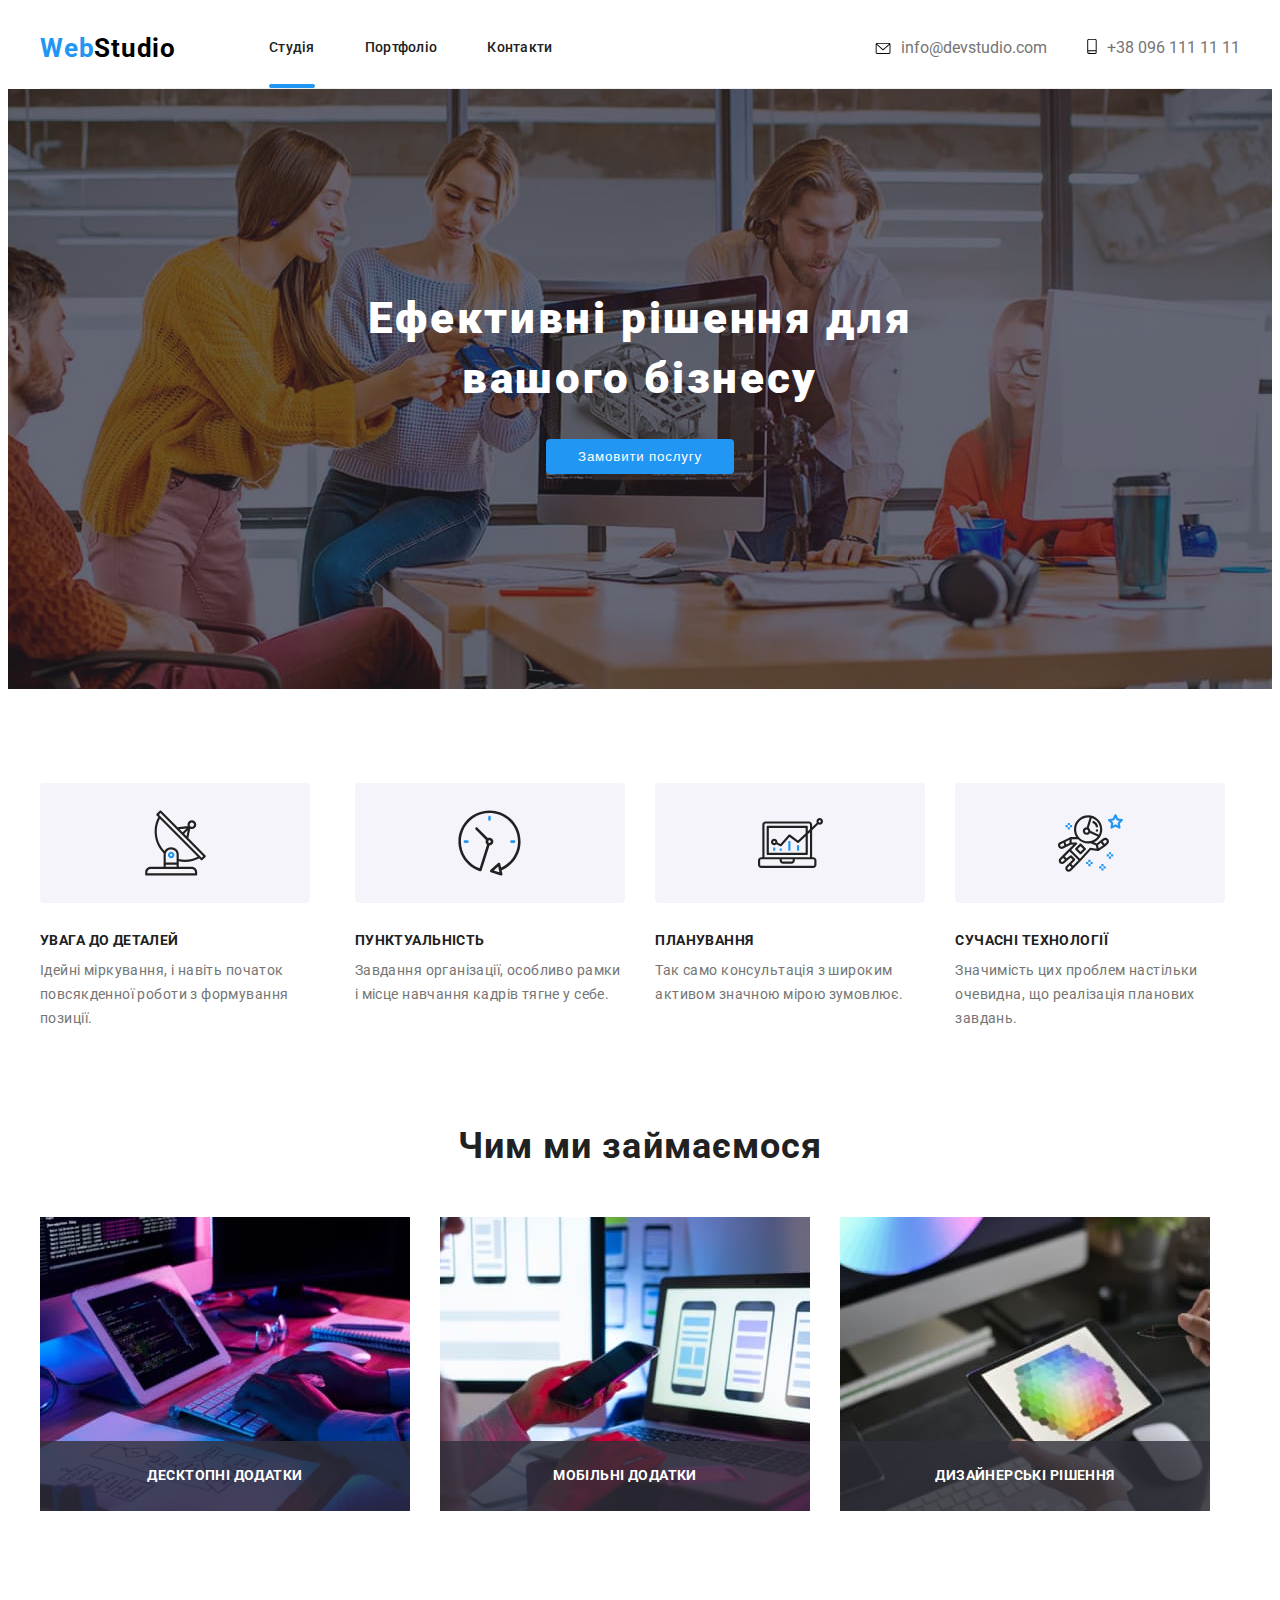
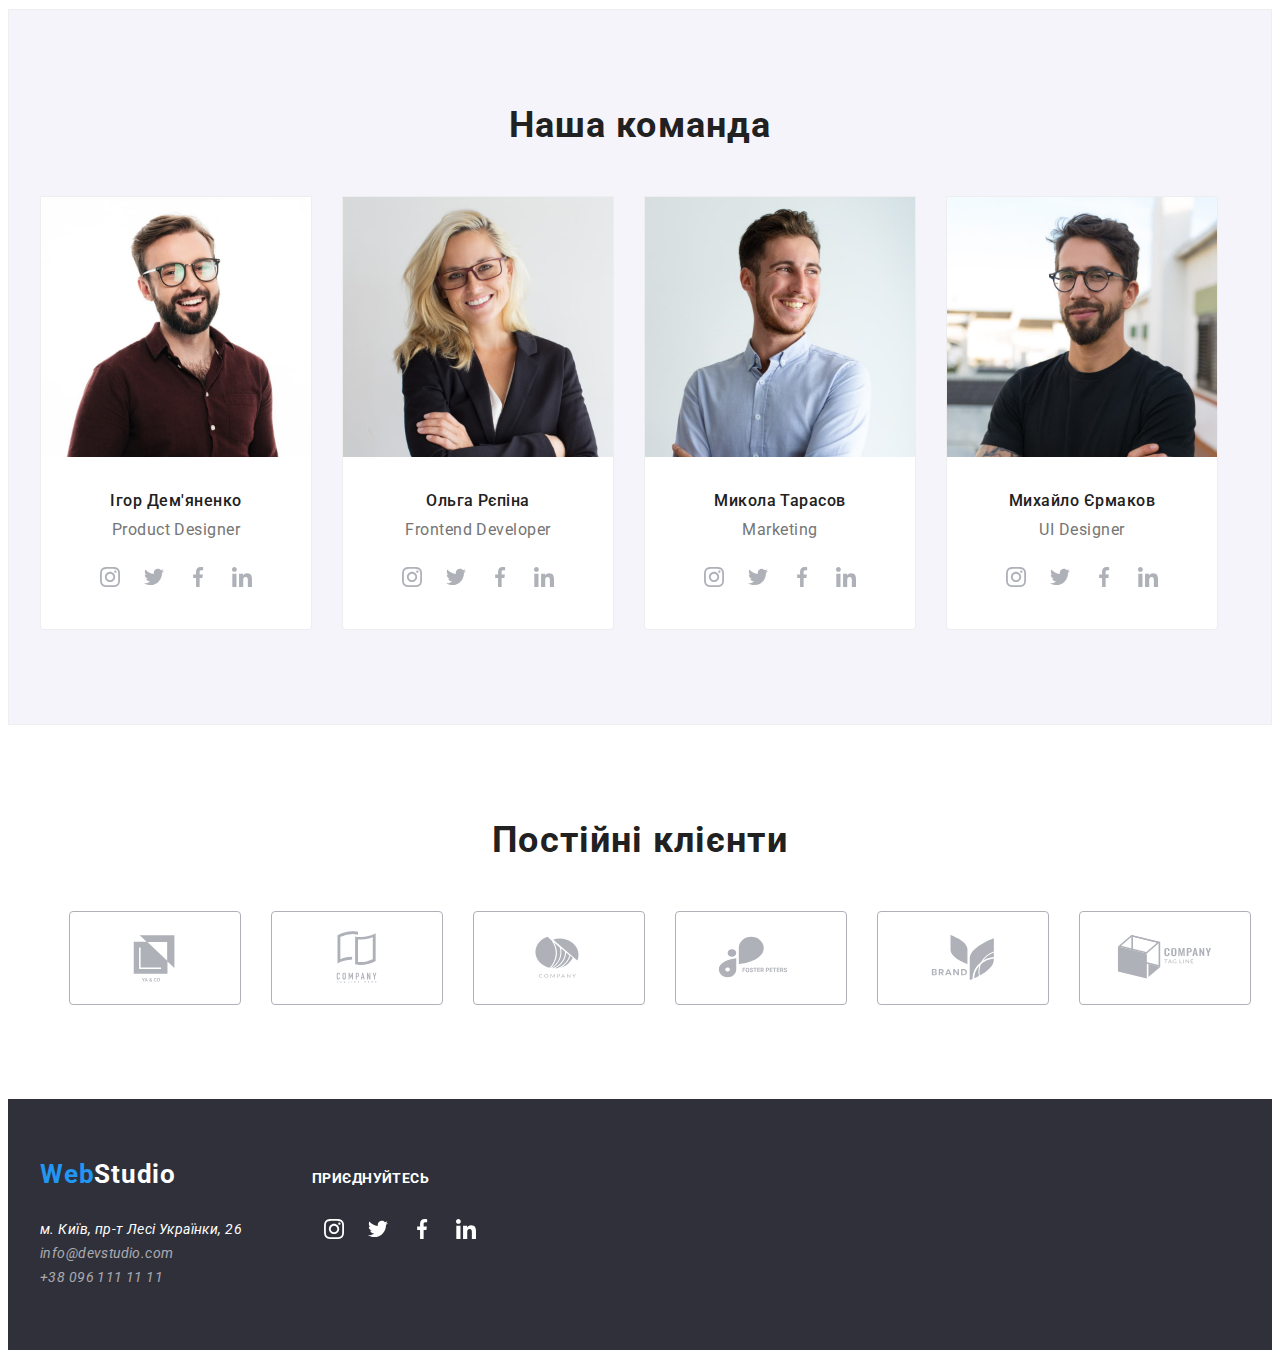
<file: index.html>
<!DOCTYPE html>
<html lang="uk">
  <head>
    <meta charset="UTF-8" />
    <meta http-equiv="X-UA-Compatible" content="IE=edge" />
    <meta name="viewport" content="width=device-width, initial-scale=1.0" />
    <title>Document</title>
    <link rel="preconnect" href="https://fonts.googleapis.com" />
    <link rel="preconnect" href="https://fonts.gstatic.com" crossorigin />
    <link
      href="https://fonts.googleapis.com/css2?family=Raleway:wght@700&family=Roboto:wght@400;500;700;900&display=swap"
      rel="stylesheet"
    />
    <link
      rel="stylesheet"
      href="https://cdnjs.cloudflare.com/ajax/libs/modern-normalize/1.1.0/modern-normalize.min.css"
      integrity="sha512-wpPYUAdjBVSE4KJnH1VR1HeZfpl1ub8YT/NKx4PuQ5NmX2tKuGu6U/JRp5y+Y8XG2tV+wKQpNHVUX03MfMFn9Q=="
      crossorigin="anonymous"
      referrerpolicy="no-referrer"
    />
    <link rel="stylesheet" href="./css/style.css" />
  </head>
  <body>
    <div class="container">
      <header class="header main-nav">
        <a href="" class="logo"> Web<span class="logo">Studio</span> </a>
        <nav>
          <ul class="site-nav list">
            <li class="item"><a href="" class="link menu-studio">Студія</a></li>
            <li class="item">
              <a href="./portfolio.html" class="link menu-link">Портфоліо</a>
            </li>
            <li class="item"><a href="" class="link menu-link">Контакти</a></li>
          </ul>
        </nav>
        <ul class="auth-nav list">
          <li class="social-mail">
            <a href="#" class="soc-mail link">
              <svg class="icon-mail mail" width="16" height="12">
                <use href="./images/icons.svg#icon-envelope"></use>
              </svg>
              info@devstudio.com
            </a>
          </li>
          <li class="social-tel">
            <a href="#" class="soc-tel link">
              <svg class="icon-tel tel" width="10" height="16">
                <use href="./images/icons.svg#icon-smartphone"></use>
              </svg>
              +38 096 111 11 11
            </a>
          </li>
        </ul>
      </header>
    </div>
    <main>
      <div>
        <div class="overlay">
          <section class="hero">
            <h1 class="hero-title list">
              Ефективні рішення для <br />вашого бізнесу
            </h1>
            <button type="button" class="hero-btn" data-modal-open>
              Замовити послугу
            </button>
          </section>
        </div>

        <section class="section">
          <div class="container">
            <h2 class="section-title visually-hidden">Наші переваги</h2>
            <ul class="features list">
              <li class="item">
                <div class="icon">
                  <svg width="65" height="70">
                    <use href="./images/icons.svg#icon-antenna"></use>
                  </svg>
                </div>
                <h3 class="title">УВАГА ДО ДЕТАЛЕЙ</h3>
                <p class="title-text item">
                  Ідейні міркування, і навіть початок повсякденної роботи з
                  формування позиції.
                </p>
              </li>
              <li class="item">
                <div class="icon">
                  <svg width="65" height="70">
                    <use href="./images/icons.svg#icon-clock-1"></use>
                  </svg>
                </div>
                <h3 class="title">ПУНКТУАЛЬНІСТЬ</h3>
                <p class="title-text item">
                  Завдання організації, особливо рамки і місце навчання кадрів
                  тягне у себе.
                </p>
              </li>
              <li class="item">
                <div class="icon">
                  <svg width="65" height="70">
                    <use href="./images/icons.svg#icon-diagram"></use>
                  </svg>
                </div>
                <h3 class="title">ПЛАНУВАННЯ</h3>
                <p class="title-text item">
                  Так само консультація з широким активом значною мірою
                  зумовлює.
                </p>
              </li>
              <li class="item">
                <div class="icon">
                  <svg width="65" height="70">
                    <use href="./images/icons.svg#icon-astronaut"></use>
                  </svg>
                </div>
                <h3 class="title">СУЧАСНІ ТЕХНОЛОГІЇ</h3>
                <p class="title-text item">
                  Значимість цих проблем настільки очевидна, що реалізація
                  планових завдань.
                </p>
              </li>
            </ul>
          </div>
        </section>
        <section class="section padding-top">
          <div class="container">
            <h2 class="section-title">Чим ми займаємося</h2>
            <ul class="list work-list">
              <li class="item">
                <div class="working-list">
                  <p class="working-text">Десктопні додатки</p>
                </div>
                <img src="./images/1.jpg" alt="coding" width="370" />
              </li>
              <li class="item">
                <div class="working-list">
                  <p class="working-text">Мобільні додатки</p>
                </div>
                <img src="./images/2.jpg" alt="work" width="370" />
              </li>
              <li class="item">
                <div class="working-list">
                  <p class="working-text">Дизайнерські рішення</p>
                </div>
                <img src="./images/3.jpg" alt="3D Designer" width="370" />
              </li>
            </ul>
          </div>
        </section>
        <section class="section bckg">
          <div class="container">
            <h2 class="section-title">Наша команда</h2>
            <ul class="our-team list">
              <li class="item">
                <img
                  src="./images/team-igor (1).jpg"
                  alt="our team"
                  width="270"
                />
                <h3 class="team-manager">Ігор Дем'яненко</h3>
                <p class="team-title">Product Designer</p>
                <div class="manager-soc">
                  <a href="#" class="manager-soc-item">
                    <svg class="icon-inst" width="20" height="20">
                      <use href="./images/icons.svg#icon-instagram"></use>
                    </svg>
                  </a>
                  <a href="#" class="manager-soc-item">
                    <svg class="icon-twitter" width="20" height="20">
                      <use href="./images/icons.svg#icon-twitter"></use>
                    </svg>
                  </a>
                  <a href="#" class="manager-soc-item">
                    <svg class="icon-facebook" width="20" height="20">
                      <use href="./images/icons.svg#icon-facebook"></use>
                    </svg>
                  </a>
                  <a href="#" class="manager-soc-item">
                    <svg class="icon-linkedin" width="20" height="20">
                      <use href="./images/icons.svg#icon-linkedin"></use>
                    </svg>
                  </a>
                </div>
              </li>
              <li class="item">
                <img
                  src="./images/team-olga (1).jpg"
                  alt="our team"
                  width="270"
                />
                <h3 class="team-manager">Ольга Рєпіна</h3>
                <p class="team-title">Frontend Developer</p>

                <div class="manager-soc">
                  <a href="#" class="manager-soc-item">
                    <svg width="20" height="20">
                      <use href="./images/icons.svg#icon-instagram"></use>
                    </svg>
                  </a>
                  <a href="#" class="manager-soc-item">
                    <svg width="20" height="20">
                      <use href="./images/icons.svg#icon-twitter"></use>
                    </svg>
                  </a>
                  <a href="#" class="manager-soc-item">
                    <svg width="20" height="20">
                      <use href="./images/icons.svg#icon-facebook"></use>
                    </svg>
                  </a>
                  <a href="#" class="manager-soc-item">
                    <svg width="20" height="20">
                      <use href="./images/icons.svg#icon-linkedin"></use>
                    </svg>
                  </a>
                </div>
              </li>
              <li class="item">
                <img
                  src="./images/team-mikola (1).jpg"
                  alt="our team"
                  width="270"
                />
                <h3 class="team-manager">Микола Тарасов</h3>
                <p class="team-title">Marketing</p>

                <div class="manager-soc">
                  <a href="#" class="manager-soc-item">
                    <svg width="20" height="20">
                      <use href="./images/icons.svg#icon-instagram"></use>
                    </svg>
                  </a>
                  <a href="#" class="manager-soc-item">
                    <svg width="20" height="20">
                      <use href="./images/icons.svg#icon-twitter"></use>
                    </svg>
                  </a>
                  <a href="#" class="manager-soc-item">
                    <svg width="20" height="20">
                      <use href="./images/icons.svg#icon-facebook"></use>
                    </svg>
                  </a>
                  <a href="#" class="manager-soc-item">
                    <svg width="20" height="20">
                      <use href="./images/icons.svg#icon-linkedin"></use>
                    </svg>
                  </a>
                </div>
              </li>
              <li class="item">
                <img
                  src="./images/team-mihailo (1).jpg"
                  alt="our team"
                  width="270"
                />
                <h3 class="team-manager">Михайло Єрмаков</h3>
                <p class="team-title">UI Designer</p>

                <div class="manager-soc">
                  <a href="#" class="manager-soc-item">
                    <svg width="20" height="20">
                      <use href="./images/icons.svg#icon-instagram"></use>
                    </svg>
                  </a>
                  <a href="#" class="manager-soc-item">
                    <svg width="20" height="20">
                      <use href="./images/icons.svg#icon-twitter"></use>
                    </svg>
                  </a>
                  <a href="#" class="manager-soc-item">
                    <svg width="20" height="20">
                      <use href="./images/icons.svg#icon-facebook"></use>
                    </svg>
                  </a>
                  <a href="#" class="manager-soc-item">
                    <svg width="20" height="20">
                      <use href="./images/icons.svg#icon-linkedin"></use>
                    </svg>
                  </a>
                </div>
              </li>
            </ul>
          </div>
        </section>
      </div>
    </main>
    <div class="container">
      <section class="section">
        <h2 class="section-title">Постійні клієнти</h2>
        <div class="icons-clients">
          <ul class="clients-list">
            <a href="#" class="clients-soc item">
              <svg width="106" height="60">
                <use href="./images/icons.svg#icon-Logo"></use>
              </svg>
            </a>
            <a href="#" class="clients-soc item">
              <svg width="106" height="60">
                <use href="./images/icons.svg#icon-Logo1"></use>
              </svg>
            </a>
            <a href="#" class="clients-soc item">
              <svg width="106" height="60">
                <use href="./images/icons.svg#icon-Logo2"></use>
              </svg>
            </a>
            <a href="#" class="clients-soc item">
              <svg width="106" height="60">
                <use href="./images/icons.svg#icon-Logo3"></use>
              </svg>
            </a>
            <a href="#" class="clients-soc item">
              <svg width="106" height="60">
                <use href="./images/icons.svg#icon-Logo4"></use>
              </svg>
            </a>
            <a href="#" class="clients-soc item">
              <svg width="106" height="60">
                <use href="./images/icons.svg#icon-Logo5"></use>
              </svg>
            </a>
          </ul>
        </div>
      </section>
    </div>
    <footer class="footer">
      <div class="container footer-position">
        <div>
          <a href="" class="logo-footer">
            Web<span class="logo-footer">Studio</span>
          </a>
          <address class="address">
            <div class="footer-info">
              <ul class="list">
                <li>
                  <a
                    href="https://goo.gl/maps/Df2km93PfEb9xTwm8"
                    target="_blank"
                    rel="noopener noreferrer nofollow"
                    class="footer-address"
                    >м. Київ, пр-т Лесі Українки, 26</a
                  >
                </li>

                <li>
                  <a href="mailto:info@devstudio.com" class="footer-mail"
                    >info@devstudio.com</a
                  >
                </li>
                <li>
                  <a href="tel:+380961111111" class="footer-tel"
                    >+38 096 111 11 11</a
                  >
                </li>
              </ul>
            </div>
          </address>
        </div>
        <div class="footer-soc-list">
          <h2 class="footer-soc-title">приєднуйтесь</h2>
          <ul class="social-list list">
            <li>
              <a href="#" class="footer-soc-item">
                <svg width="20" height="20">
                  <use href="./images/icons.svg#icon-instagram"></use>
                </svg>
              </a>
            </li>
            <li>
              <a href="#" class="footer-soc-item">
                <svg width="20" height="20">
                  <use href="./images/icons.svg#icon-twitter"></use>
                </svg>
              </a>
            </li>
            <li>
              <a href="#" class="footer-soc-item">
                <svg width="20" height="20">
                  <use href="./images/icons.svg#icon-facebook"></use>
                </svg>
              </a>
            </li>
            <li>
              <a href="#" class="footer-soc-item">
                <svg width="20" height="20">
                  <use href="./images/icons.svg#icon-linkedin"></use>
                </svg>
              </a>
            </li>
          </ul>
        </div>
      </div>
    </footer>
    <div class="backdrop is-hidden" data-modal>
      <div class="modal">
        <button type="button" class="modal-close" data-modal-close>
          <svg width="11" height="11">
            <use href="./images/icons.svg#icon-close"></use>
          </svg>
        </button>
      </div>
    </div>
    <script src="./js/modal.js"></script>
  </body>
</html>
</file>
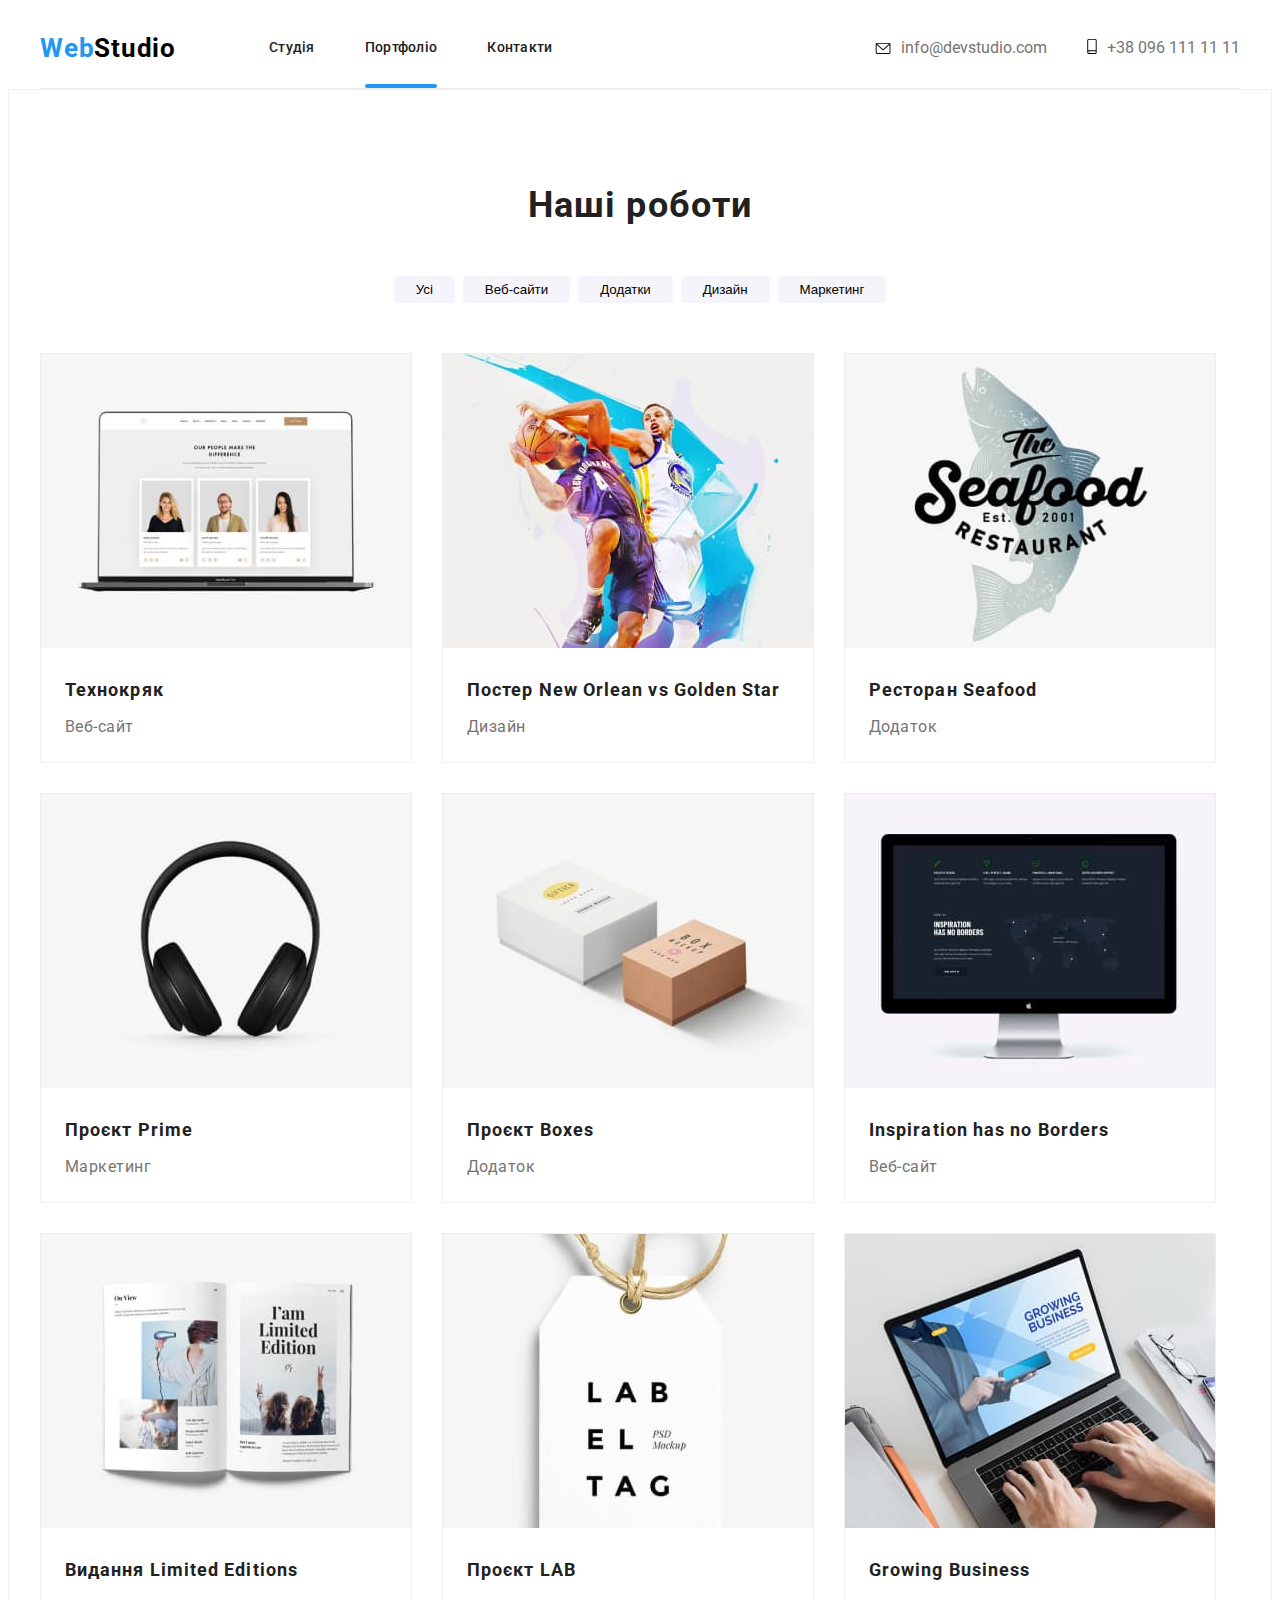
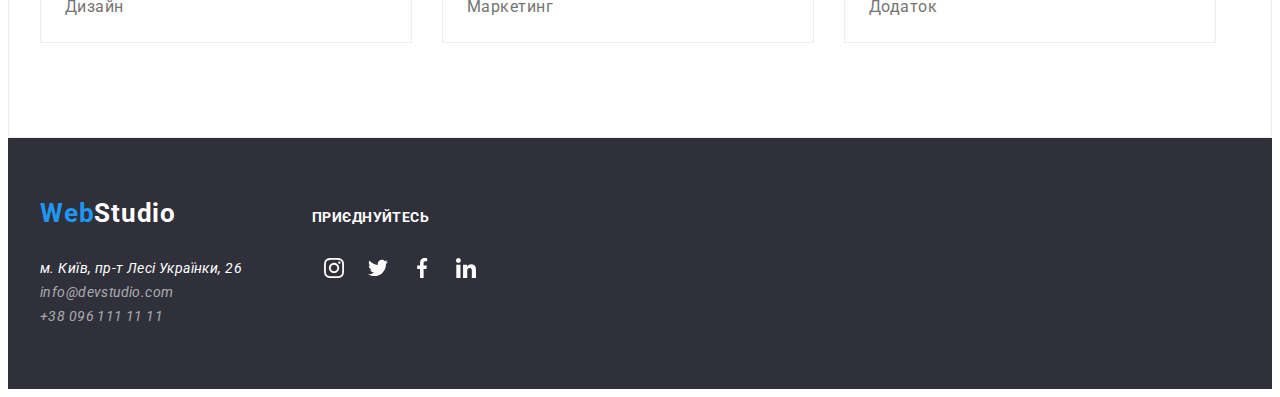
<file: portfolio.html>
<!DOCTYPE html>
<html lang="en">
  <head>
    <meta charset="UTF-8" />
    <meta http-equiv="X-UA-Compatible" content="IE=edge" />
    <meta name="viewport" content="width=device-width, initial-scale=1.0" />
    <title>Document</title>
    <link
      href="https://fonts.googleapis.com/css2?family=Raleway:wght@700&family=Roboto:wght@400;500;700;900&display=swap"
      rel="stylesheet"
    />
    <link
      rel="stylesheet"
      href="https://cdnjs.cloudflare.com/ajax/libs/modern-normalize/1.1.0/modern-normalize.min.css"
      integrity="sha512-wpPYUAdjBVSE4KJnH1VR1HeZfpl1ub8YT/NKx4PuQ5NmX2tKuGu6U/JRp5y+Y8XG2tV+wKQpNHVUX03MfMFn9Q=="
      crossorigin="anonymous"
      referrerpolicy="no-referrer"
    />
    <link rel="stylesheet" href="./css/style.css" />
  </head>
  <body>
    <div class="container">
      <header class="header main-nav">
        <a href="" class="logo"> Web<span class="logo">Studio</span> </a>
        <nav>
          <ul class="site-nav list">
            <li class="item">
              <a href="./index.html" class="link menu-link">Студія</a>
            </li>
            <li class="item">
              <a href="./portfolio.html" class="link menu-portfolio"
                >Портфоліо</a
              >
            </li>
            <li class="item"><a href="" class="link menu-link">Контакти</a></li>
          </ul>
        </nav>
        <ul class="auth-nav list">
          <li class="social-mail">
            <a href="#" class="soc-mail link">
              <svg class="icon-mail mail" width="16" height="12">
                <use href="./images/icons.svg#icon-envelope"></use>
              </svg>
              info@devstudio.com
            </a>
          </li>
          <li class="social-tel">
            <a href="#" class="soc-tel link">
              <svg class="icon-tel tel" width="10" height="16">
                <use href="./images/icons.svg#icon-smartphone"></use>
              </svg>
              +38 096 111 11 11
            </a>
          </li>
        </ul>
      </header>
    </div>
    <main>
      <section class="section border">
        <div class="portfolio-container">
          <h1 class="section-title">Наші роботи</h1>
          <ul class="list flex-btn">
            <li class="item"><button type="button" class="btn">Усі</button></li>
            <li class="item">
              <button type="button" class="btn">Веб-сайти</button>
            </li>
            <li class="item">
              <button type="button" class="btn">Додатки</button>
            </li>
            <li class="item">
              <button type="button" class="btn">Дизайн</button>
            </li>
            <li class="item">
              <button type="button" class="btn">Маркетинг</button>
            </li>
          </ul>
          <ul class="list flex-container">
            <li class="flex-element">
              <div class="products-overlay">
                <a href=""></a>
                <img src="./images/texnocryak.jpg" alt="" />
                <div class="products-text">
                  <p class="text-resource">
                    Ресурс пропонує комплексні пропозиції з різним рівнем
                    функціоналу та сервісів. Все це дозволить відвідувачу
                    отримати вичерпні відомості про компанію чи приватну особу.
                  </p>
                </div>
              </div>
              <h2 class="title-name">Технокряк</h2>
              <p class="text">Веб-сайт</p>
            </li>
            <li class="flex-element">
              <div class="products-overlay">
                <a href=""></a>
                <img src="./images/neworlean.jpg" alt="" />
                <div class="products-text">
                  <p class="text-resource">
                    Ресурс пропонує комплексні пропозиції з різним рівнем
                    функціоналу та сервісів. Все це дозволить відвідувачу
                    отримати вичерпні відомості про компанію чи приватну особу.
                  </p>
                </div>
              </div>
              <h2 class="title-name">Постер New Orlean vs Golden Star</h2>
              <p class="text">Дизайн</p>
            </li>
            <li class="flex-element">
              <div class="products-overlay">
                <a href=""></a>
                <img src="./images/seafood.jpg" alt="" />
                <div class="products-text">
                  <p class="text-resource">
                    Ресурс пропонує комплексні пропозиції з різним рівнем
                    функціоналу та сервісів. Все це дозволить відвідувачу
                    отримати вичерпні відомості про компанію чи приватну особу.
                  </p>
                </div>
              </div>
              <h2 class="title-name">Ресторан Seafood</h2>
              <p class="text">Додаток</p>
            </li>
            <li class="flex-element">
              <div class="products-overlay">
                <a href=""></a>
                <img src="./images/prime.jpg" alt="" />
                <div class="products-text">
                  <p class="text-resource">
                    Ресурс пропонує комплексні пропозиції з різним рівнем
                    функціоналу та сервісів. Все це дозволить відвідувачу
                    отримати вичерпні відомості про компанію чи приватну особу.
                  </p>
                </div>
              </div>
              <h2 class="title-name">Проєкт Prime</h2>
              <p class="text">Маркетинг</p>
            </li>
            <li class="flex-element">
              <div class="products-overlay">
                <a href=""></a>
                <img src="./images/boxes.jpg" alt="" />
                <div class="products-text">
                  <p class="text-resource">
                    Ресурс пропонує комплексні пропозиції з різним рівнем
                    функціоналу та сервісів. Все це дозволить відвідувачу
                    отримати вичерпні відомості про компанію чи приватну особу.
                  </p>
                </div>
              </div>
              <h2 class="title-name">Проєкт Boxes</h2>
              <p class="text">Додаток</p>
            </li>
            <li class="flex-element">
              <div class="products-overlay">
                <a href=""></a>
                <img src="./images/Inspiration.jpg" alt="" />
                <div class="products-text">
                  <p class="text-resource">
                    Ресурс пропонує комплексні пропозиції з різним рівнем
                    функціоналу та сервісів. Все це дозволить відвідувачу
                    отримати вичерпні відомості про компанію чи приватну особу.
                  </p>
                </div>
              </div>
              <h2 class="title-name">Inspiration has no Borders</h2>
              <p class="text">Веб-сайт</p>
            </li>
            <li class="flex-element">
              <div class="products-overlay">
                <a href=""></a>
                <img src="./images/Limited Edition.jpg" alt="" />
                <div class="products-text">
                  <p class="text-resource">
                    Ресурс пропонує комплексні пропозиції з різним рівнем
                    функціоналу та сервісів. Все це дозволить відвідувачу
                    отримати вичерпні відомості про компанію чи приватну особу.
                  </p>
                </div>
              </div>
              <h2 class="title-name">Видання Limited Editions</h2>
              <p class="text">Дизайн</p>
            </li>
            <li class="flex-element">
              <div class="products-overlay">
                <a href=""></a>
                <img src="./images/lab.jpg" alt="" />
                <div class="products-text">
                  <p class="text-resource">
                    Ресурс пропонує комплексні пропозиції з різним рівнем
                    функціоналу та сервісів. Все це дозволить відвідувачу
                    отримати вичерпні відомості про компанію чи приватну особу.
                  </p>
                </div>
              </div>
              <h2 class="title-name">Проєкт LAB</h2>
              <p class="text">Маркетинг</p>
            </li>
            <li class="flex-element">
              <div class="products-overlay">
                <a href=""></a>
                <img src="./images/Growing Business.jpg" alt="" />
                <div class="products-text">
                  <p class="text-resource">
                    Ресурс пропонує комплексні пропозиції з різним рівнем
                    функціоналу та сервісів. Все це дозволить відвідувачу
                    отримати вичерпні відомості про компанію чи приватну особу.
                  </p>
                </div>
              </div>
              <h2 class="title-name">Growing Business</h2>
              <p class="text">Додаток</p>
            </li>
          </ul>
        </div>
      </section>
    </main>
    <footer class="footer">
      <div class="container footer-position">
        <div>
          <a href="" class="logo-footer">
            Web<span class="logo-footer">Studio</span>
          </a>
          <address class="address">
            <div class="footer-info">
              <ul class="list">
                <li>
                  <a
                    href="https://goo.gl/maps/Df2km93PfEb9xTwm8"
                    target="_blank"
                    rel="noopener noreferrer nofollow"
                    class="footer-address"
                    >м. Київ, пр-т Лесі Українки, 26</a
                  >
                </li>

                <li>
                  <a href="mailto:info@devstudio.com" class="footer-mail"
                    >info@devstudio.com</a
                  >
                </li>
                <li>
                  <a href="tel:+380961111111" class="footer-tel"
                    >+38 096 111 11 11</a
                  >
                </li>
              </ul>
            </div>
          </address>
        </div>
        <div class="footer-soc-list">
          <h2 class="footer-soc-title">приєднуйтесь</h2>
          <ul class="social-list list">
            <li>
              <a href="#" class="footer-soc-item">
                <svg width="20" height="20">
                  <use href="./images/icons.svg#icon-instagram"></use>
                </svg>
              </a>
            </li>
            <li>
              <a href="#" class="footer-soc-item">
                <svg width="20" height="20">
                  <use href="./images/icons.svg#icon-twitter"></use>
                </svg>
              </a>
            </li>
            <li>
              <a href="#" class="footer-soc-item">
                <svg width="20" height="20">
                  <use href="./images/icons.svg#icon-facebook"></use>
                </svg>
              </a>
            </li>
            <li>
              <a href="#" class="footer-soc-item">
                <svg width="20" height="20">
                  <use href="./images/icons.svg#icon-linkedin"></use>
                </svg>
              </a>
            </li>
          </ul>
        </div>
      </div>
    </footer>
  </body>
</html>
</file>
<file: css/style.css>
body {
  font-family: "Roboto", sans-serif;
  color: #212121;
}

.list {
  padding: 0px;
  margin: 0px;
  list-style: none;
}

a {
  text-decoration: none;
  list-style: none;
}

p,
h1,
h2,
h3,
h4,
h5,
h6 {
  margin: 0px;
}

ul {
  margin: 0px;
}

.container {
  margin: 0px auto;
  width: 1200px;
  padding-left: 15px;
  padding-right: 15px;
}

/* logo */

a.logo {
  font-weight: 700;
  font-size: 26px;
  line-height: 1.19;
  letter-spacing: 0.03em;
  color: #2196f3;
}

span.logo {
  font-weight: 700;
  font-size: 26px;
  line-height: 1.19;
  letter-spacing: 0.03em;
  color: #000000;
}

.logo:hover,
.logo:focus {
  color: #2196f3;
}

.logo-footer:focus,
.logo-footer:hover {
  color: #2196f3;
}

a.logo-footer {
  font-weight: 700;
  font-size: 26px;
  line-height: 1.19;
  letter-spacing: 0.03em;
  color: #2196f3;
}

span.logo-footer {
  font-weight: 700;
  font-size: 26px;
  line-height: 1.19;
  letter-spacing: 0.03em;
  color: #ffffff;
}

/* header */

.header {
  border-bottom: 1px solid #eeeeee;
}

/* menu-link */

.menu-link {
  position: relative;

  display: block;
  text-decoration: none;
}

.menu-link::after {
  position: absolute;
  content: "";

  left: 0;
  bottom: 0;

  display: block;
  width: 100%;
  height: 5px;
  background-color: #2196f3;
  border-radius: 2px;
  opacity: 0;
  transition: opacity 250ms cubic-bezier(0.4, 0, 0.2, 1);
}

.menu-studio {
  position: relative;

  display: block;
  text-decoration: none;
}

.menu-studio::after {
  position: absolute;
  content: "";

  left: 0;
  bottom: 0;

  display: block;
  width: 100%;
  height: 4px;
  background-color: #2196f3;
  border-radius: 2px;
}

.menu-link:hover::after {
  opacity: 1;
}

.menu-portfolio {
  position: relative;

  display: block;
  text-decoration: none;
}

.menu-portfolio::after {
  position: absolute;
  content: "";

  left: 0;
  bottom: 0;

  display: block;
  width: 100%;
  height: 4px;
  background-color: #2196f3;
  border-radius: 2px;
}

/* main nav */

.main-nav {
  display: flex;
  align-items: center;
}

/* auth-nav */

.soc-mail {
  display: flex;
  justify-content: center;
  align-items: center;
}

.soc-mail:hover {
  fill: #2196f3;
}

.icon-mail {
  display: flex;
  margin: 0px;
  padding: 0px;
  align-items: center;
  justify-content: center;
  margin-right: 10px;
}

.mail {
  display: flex;
  align-items: center;
}

.social-tel {
  display: flex;
}

.icon-tel {
  margin: 0px;
  padding: 0px;
  align-items: flex-start;
}

.soc-tel {
  display: flex;
}

.soc-tel:hover {
  fill: #2196f3;
}

.icon-tel {
  display: flex;
  margin: 0px;
  padding: 0px;
  align-items: center;
  justify-content: center;
}

.tel {
  display: flex;
  align-items: center;
  margin-left: 40px;
  margin-right: 10px;
}

.auth-nav {
  display: flex;
  margin-left: auto;
  justify-content: center;
  align-items: center;
}

.auth-nav .item + .item {
  padding-left: 40px;
}

.auth-nav .link:focus,
.auth-nav .link:hover {
  color: #2196f3;
}

.auth-nav .link {
  color: #757575;
}

/* overlay */

.overlay {
  max-width: 1600px;
  height: 600px;
  margin-left: auto;
  margin-right: auto;
  background-image: linear-gradient(
      to right,
      rgba(47, 48, 58, 0.4),
      rgba(47, 48, 58, 0.4)
    ),
    url(../images/Img.jpg);
  background-position: center;
  background-size: cover;
}

/* hero */

.hero {
  padding-top: 200px;
  padding-bottom: 200px;
  text-align: center;
}

.hero-title {
  font-weight: 900;
  font-size: 44px;
  line-height: 1.36;
  letter-spacing: 0.06em;
  margin-bottom: 30px;
  color: #ffffff;
}

.hero-btn {
  letter-spacing: 0.06em;
  border-radius: 4px;
  padding: 10px 32px;
  background-color: #2196f3;
  color: #ffffff;
  border: 1px transparent;
}

/* visually-hidden */

.visually-hidden {
  position: absolute;
  width: 1px;
  height: 1px;
  margin: -1px;
  border: 0;
  padding: 0;
  white-space: nowrap;
  clip-path: inset(100%);
  clip: rect(0 0 0 0);
  overflow: hidden;
}

/* icons */

.icon {
  display: flex;
  width: 270px;
  height: 120px;
  margin-bottom: 30px;
  justify-content: center;
  align-items: center;
  background: #f5f4fa;
  border-radius: 4px;
}

/* section */

.section {
  padding-top: 94px;
  padding-bottom: 94px;
}

.section-title {
  margin-bottom: 50px;
}

.padding-top {
  padding-top: 0px;
}

/* site nav */

.site-nav {
  display: flex;
  margin-left: 93px;
}

.site-nav .item:not(:last-child) {
  margin-right: 50px;
}

.site-nan .li {
  position: relative;
}
/* .site-nav .item {
  margin-right: 50px;
} */

.site-nav .link {
  display: block;
  padding-top: 32px;
  padding-bottom: 32px;

  font-weight: 500;
  font-size: 14px;
  line-height: 1.14;
  letter-spacing: 0.02em;
  color: #212121;
}

.site-nav .link:focus,
.site-nav .link:hover {
  color: #2196f3;
}

/* main */
.section-title {
  margin-top: 0px;
  font-weight: 700;
  font-size: 36px;
  line-height: 1.17;
  text-align: center;
  letter-spacing: 0.03em;
  color: #212121;
}

.title {
  margin-bottom: 10px;
}

/* main partfolio */

.border {
  border: 1px solid #eeeeee;
}

.portfolio-container {
  width: 1200px;
  padding-left: 15px;
  padding-right: 15px;
  margin-left: auto;
  margin-right: auto;
}

.flex-btn {
  display: flex;
  flex-wrap: wrap;
  justify-content: center;
  margin-bottom: 50px;
}

.flex-container {
  display: flex;
  flex-wrap: wrap;
}

.flex-element:nth-child(3n) {
  margin-right: 0px;
}

.flex-element:nth-last-child(-n + 3) {
  margin-bottom: 0px;
}

.flex-element {
  border: 1px solid #eeeeee;
  width: 370px;
  margin-bottom: 30px;
  margin-right: 30px;
}

.flex-element:focus,
.flex-element:hover {
  box-shadow: 0px 1px 1px rgba(0, 0, 0, 0.12), 0px 4px 4px rgba(0, 0, 0, 0.06),
    1px 4px 6px rgba(0, 0, 0, 0.16);
}

.products-overlay {
  position: relative;
  overflow: hidden;
}

.products-text {
  position: absolute;
  top: 0;
  left: 0;
  width: 100%;
  height: 100%;
  background-color: rgba(33, 150, 243, 0.9);
  padding: 63px 24px;

  transform: translateY(100%);
  display: flex;
  justify-content: center;
  align-items: center;
  transition: transform 250ms cubic-bezier(0.4, 0, 0.2, 1),
    opacity 250ms cubic-bezier(0.4, 0, 0.2, 1);
  opacity: 0;
}

.text-resource {
  font-size: 18px;
  line-height: 1.56;
  letter-spacing: 0.03em;
  color: #ffffff;
}

.products-overlay:hover .products-text {
  transform: translateY(0);
  opacity: 1;
}

/* our-team */

.team-manager {
  margin-top: 30px;
  text-align: center;
  font-weight: 500;
  font-size: 16px;
  line-height: 1.19;
  letter-spacing: 0.03em;
  margin-bottom: 10px;
}

.team-title {
  margin-bottom: 16px;
  text-align: center;
  font-size: 16px;
  line-height: 1.19;
  letter-spacing: 0.03em;
  color: #757575;
}

.our-team {
  display: flex;
}

.our-team .item {
  background: #ffffff;
  border: 1px solid #eeeeee;
  border-radius: 0px 0px 4px 4px;
}

.our-team .item + .item {
  margin-left: 30px;
}

.bckg {
  background: #f5f4fa;
  border: 1px solid #eeeeee;
}

/* manager-socials */

.manager-soc {
  display: flex;
  justify-content: center;
  align-items: center;
  margin-bottom: 30px;
}

.manager-soc-item {
  display: flex;
  justify-content: center;
  align-items: center;
  border-radius: 50%;
  width: 44px;
  height: 44px;
  fill: #afb1b8;
  transition: background-color 250ms cubic-bezier(0.4, 0, 0.2, 1),
    fill 250ms cubic-bezier(0.4, 0, 0.2, 1);
}

.manager-soc-item:hover,
.manager-soc-item:focus {
  background-color: #2196f3;
  fill: #ffffff;
}

/* work-list */

.work-list {
  position: relative;
  display: flex;
  flex-wrap: wrap;
}

.working-list {
  position: absolute;
  width: 370px;
  height: 70px;
  bottom: 4px;
  background-color: rgba(47, 48, 58, 0.8);
}

.working-text {
  position: absolute;
  top: 50%;
  left: 50%;
  transform: translate(-50%, -50%);
  font-weight: 700;
  font-size: 14px;
  line-height: 1.14;
  text-align: center;
  letter-spacing: 0.03em;
  text-transform: uppercase;

  color: #ffffff;
}

.work-list .item + .item {
  margin-left: 30px;
}

/* feature */

.features {
  display: flex;
}

.features .item + .item {
  margin-left: 30px;
}

.feature .title {
  color: #212121;
}

.btn:focus,
.btn:hover {
  color: #ffffff;
  background-color: #2196f3;
  box-shadow: 0px 3px 1px rgba(0, 0, 0, 0.1), 0px 1px 2px rgba(0, 0, 0, 0.08),
    0px 2px 2px rgba(0, 0, 0, 0.12);
}

.btn {
  padding: 6px 22px 6px 22px;
  cursor: pointer;
  border: transparent;
  background: #f5f4fa;
  border-radius: 4px;
  transition: background-color 250ms cubic-bezier(0.4, 0, 0.2, 1),
    color 250ms cubic-bezier(0.4, 0, 0.2, 1);
}

.flex-btn .item + .item {
  margin-left: 8px;
}

.title {
  font-weight: 700;
  font-size: 14px;
  line-height: 1.14;
  letter-spacing: 0.03em;
}

.title-text {
  font-size: 14px;
  line-height: 1.71;
  letter-spacing: 0.03em;
  color: #757575;
}

.title-name {
  margin-top: 20px;
  margin-left: 24px;
  margin-right: 24px;
  font-weight: 700;
  font-size: 18px;
  line-height: 2;
  letter-spacing: 0.06em;
}

.text {
  margin-right: 24px;
  margin-left: 24px;
  margin-bottom: 20px;
  margin-top: 4px;
  font-size: 16px;
  line-height: 1.88;
  letter-spacing: 0.03em;
  color: #757575;
}

.feauters-list .item + .item {
  margin-left: 30px;
}

/* icons-clients */

.icons-clients {
  display: flex;
  justify-content: center;
  align-items: center;
}

.clients-list {
  display: flex;
}
.clients-soc {
  display: flex;
  align-items: center;
  justify-content: center;
  border: 1px solid #afb1b8;
  border-radius: 4px;
  width: 170px;
  height: 92px;
  fill: #afb1b8;
  transition: border-color 250ms cubic-bezier(0.4, 0, 0.2, 1),
    fill 250ms cubic-bezier(0.4, 0, 0.2, 1);
}

.clients-soc:hover {
  fill: #2196f3;
  border-color: #2196f3;
}

.clients-list .item + .item {
  margin-left: 30px;
}

/* address */
.address {
  display: flex;
  margin-top: 28px;
}
/* footer */

.footer {
  display: flex;
  padding-top: 60px;
  padding-bottom: 60px;
  background-color: #2f303a;
}

.footer-mail {
  font-size: 14px;
  line-height: 1.71;
  letter-spacing: 0.03em;
  color: rgba(255, 255, 255, 0.6);
}

.footer-tel {
  font-size: 14px;
  line-height: 1.71;
  letter-spacing: 0.03em;
  color: rgba(255, 255, 255, 0.6);
}

.footer-address {
  font-size: 14px;
  line-height: 1.71;
  letter-spacing: 0.03em;
  color: #ffffff;
}

.footer-soc-title {
  margin-top: 12px;
  margin-bottom: 20px;
  font-weight: 700;
  font-size: 14px;
  line-height: 1.14;
  letter-spacing: 0.03em;
  text-transform: uppercase;
  color: #ffffff;
}

.footer-soc {
  width: 206px;
  height: 80px;
  padding-top: 60px;
  padding-bottom: 60px;
  margin-left: 70px;
}

.footer-soc-item {
  display: flex;
  justify-content: center;
  align-items: center;
  border-radius: 50%;
  width: 44px;
  height: 44px;
  fill: #ffffff;
  transition: background-color 250ms cubic-bezier(0.4, 0, 0.2, 1);
}

.footer-soc-item:hover {
  background-color: #2196f3;
}

.footer-position {
  display: flex;
}

.social-list {
  display: flex;
}

.footer-soc-list {
  margin-left: 70px;
}

/* modal */

.backdrop {
  position: fixed;
  top: 0;
  width: 100%;
  height: 100%;
  background-color: rgba(114, 109, 109, 0.431);
  transition: opacity 250ms cubic-bezier(0.4, 0, 0.2, 1),
    visibility 250ms cubic-bezier(0.4, 0, 0.2, 1);
}

.modal {
  position: absolute;
  top: 50%;
  left: 50%;
  transform: translate(-50%, -50%) scale(1);
  width: 528px;
  min-height: 581px;
  background-color: #ffffff;
  border-radius: 4px;
  transition: transform 250ms cubic-bezier(0.4, 0, 0.2, 1);
}

.backdrop.is-hidden .modal {
  transform: translate(-50%, -50%) scale(0);
}

.modal-close {
  position: absolute;
  top: 10px;
  right: 10px;
  width: 30px;
  height: 30px;
  background-color: transparent;
  border: 1px solid rgba(0, 0, 0, 0.1);
  border-radius: 50%;
  display: flex;
  align-items: center;
  justify-content: center;
}

.is-hidden {
  opacity: 0;
  visibility: hidden;
  pointer-events: none;
}
</file>
